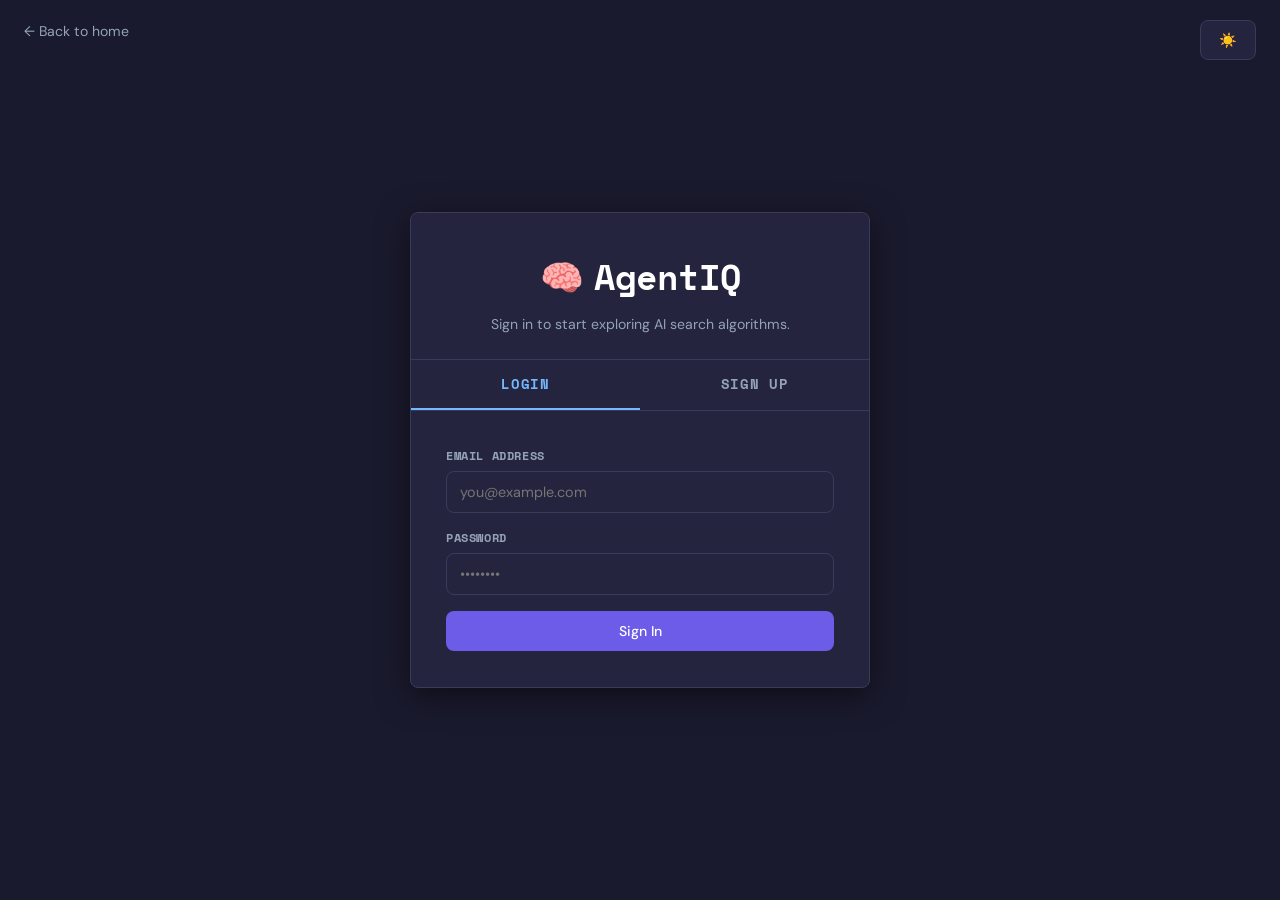
<file: AgentIQ/algo-select.html>
<!DOCTYPE html>
<html lang="en">
<head>
  <meta charset="UTF-8" />
  <meta name="viewport" content="width=device-width, initial-scale=1.0" />
  <title>AgentIQ — Select Algorithm</title>
  
  <!-- Fonts -->
  <link href="https://fonts.googleapis.com/css2?family=Space+Mono:wght@400;700&family=DM+Sans:wght@300;400;500;600&family=JetBrains+Mono:wght@400;500&display=swap" rel="stylesheet" />
  
  <!-- CSS -->
  <link rel="stylesheet" href="assets/css/main.css" />
  <link rel="stylesheet" href="assets/css/algo-select.css" />
  <link rel="stylesheet" href="assets/css/agent-modal.css" />

  <!-- Guard Route Protection -->
  <script type="module" src="assets/js/auth/guard.js"></script>
</head>
<body>

  <!-- NAVBAR -->
  <nav class="navbar">
    <a class="navbar-brand" href="dashboard.html">
      <span class="emoji">🧠</span> AgentIQ
    </a>
    
    <div class="navbar-links">
      <a href="dashboard.html" style="font-size: 0.88rem; margin-right: 12px; color: var(--text-secondary);">← Dashboard</a>
      
      <button id="btn-agent-open" class="nav-agent-btn" title="Open AgentIQ Assistant" style="display:flex; align-items:center; gap:6px; padding:8px 14px; background:rgba(108,92,231,0.15); border:1px solid rgba(108,92,231,0.3); border-radius:6px; color:var(--accent-light); font-size:0.85rem; cursor:pointer; transition:all var(--transition); margin-right:12px;">
        <span>🤖</span> Assistant
      </button>
      
      <div class="user-profile">
        <button class="profile-trigger" id="profile-trigger">
          <div class="profile-avatar" id="user-avatar">U</div>
          <span class="profile-name" id="user-name">User</span>
          <span style="font-size: 0.6rem; color: var(--text-muted);">▼</span>
        </button>
        <div class="dropdown-menu" id="profile-dropdown">
          <button class="dropdown-item" id="btn-settings">⚙️ Settings</button>
          <button class="dropdown-item" id="btn-logout">🚪 Log Out</button>
        </div>
      </div>
    </div>
  </nav>

  <!-- ALGORITHM SELECT PAGE CONTENT -->
  <main class="algo-page">
    
    <!-- Breadcrumb -->
    <div class="breadcrumb" style="background:none; border:none; padding:0 0 1.25rem;">
      <a href="dashboard.html">Dashboard</a>
      <span class="sep">/</span>
      <span class="current" id="bc-problem-name">Problem</span>
    </div>

    <!-- Problem Summary Header -->
    <header class="problem-header" id="problem-header">
      <div class="problem-header-icon" id="problem-icon">❓</div>
      <div class="problem-header-info">
        <h1 id="problem-title">Loading Problem...</h1>
        <p id="problem-desc"></p>
      </div>
    </header>

    <div class="section-header">
      <h2>Select Algorithm</h2>
      <div class="section-divider"></div>
    </div>
    
    <p class="text-sm text-secondary" style="margin-bottom: 1.5rem;">Select <b>1 algorithm</b> to simulate, or select <b>2 algorithms</b> to run a side-by-side comparison. Problems with one available algorithm can still open comparison mode.</p>

    <!-- Algorithms Grid -->
    <section class="algo-grid" id="algo-grid">
      <!-- Injected by JavaScript -->
    </section>

    <!-- Comparison details -->
    <section class="comparison-section">
      <h2>Algorithm Theoretical Comparison</h2>
      <div class="comparison-table-wrap">
        <table class="comparison-table">
          <thead>
            <tr>
              <th>Algorithm</th>
              <th>Type</th>
              <th>Time Complexity</th>
              <th>Space Complexity</th>
              <th>Optimal?</th>
              <th>Complete?</th>
            </tr>
          </thead>
          <tbody id="comparison-tbody">
            <!-- Loaded dynamically -->
          </tbody>
        </table>
      </div>
    </section>

  </main>

  <!-- BOTTOM ACTIONS BAR -->
  <div class="actions-bar">
    <button class="btn btn-secondary" id="btn-simulate" disabled>▶ Simulate</button>
    <button class="btn btn-primary" id="btn-compare" disabled>⚖ Compare</button>
  </div>

  <!-- SETTINGS MODAL -->
  <div class="settings-modal" id="settings-modal">
    <div class="modal-content">
      <div class="modal-header">
        <h3>App Settings</h3>
        <button class="modal-close" id="modal-close-btn">✕</button>
      </div>
      <div class="modal-body">
        <!-- Gemini API Key managed in config -->
        <div class="form-group">
          <label>Visual Theme</label>
          <button class="btn btn-secondary w-full" id="btn-theme-toggle" style="justify-content: space-between;">
            <span>Toggle Light / Dark Mode</span>
            <span id="theme-mode-label">Dark Mode</span>
          </button>
        </div>
      </div>
      <div class="modal-footer">
        <button class="btn btn-secondary" id="modal-cancel-btn">Cancel</button>
        <button class="btn btn-primary" id="modal-save-btn">Save Settings</button>
      </div>
    </div>
  </div>

  <!-- Script Logic -->
  <script type="module">
    import { Auth } from './assets/js/auth/auth.js';
    import { PROBLEMS_METADATA } from './assets/js/problems/problems_all.js';
    import { AgentModal } from './assets/js/assistant/agent-modal.js';

    // 1. Populate user session details
    const session = Auth.getCurrentSession();
    if (session) {
      document.getElementById('user-name').textContent = session.name;
      document.getElementById('user-avatar').textContent = session.name.charAt(0);
    }

    // 2. Settings & Theme
    const currentTheme = localStorage.getItem('agentiq_theme') || 'dark';
    document.documentElement.setAttribute('data-theme', currentTheme);
    document.getElementById('theme-mode-label').textContent = currentTheme === 'dark' ? '🌙 Dark Mode' : '☀️ Light Mode';

    // 3. User drop down
    const profileTrigger = document.getElementById('profile-trigger');
    const profileDropdown = document.getElementById('profile-dropdown');
    
    profileTrigger.addEventListener('click', (e) => {
      e.stopPropagation();
      profileDropdown.classList.toggle('show');
    });

    document.addEventListener('click', () => {
      profileDropdown.classList.remove('show');
    });

    document.getElementById('btn-logout').addEventListener('click', () => {
      Auth.logout();
    });

    // 4. Modal Control
    const settingsModal = document.getElementById('settings-modal');
    document.getElementById('btn-settings').addEventListener('click', () => {
      settingsModal.classList.add('show');
    });
    
    const closeModal = () => settingsModal.classList.remove('show');
    document.getElementById('modal-close-btn').addEventListener('click', closeModal);
    document.getElementById('modal-cancel-btn').addEventListener('click', closeModal);

    // Save Settings
    document.getElementById('modal-save-btn').addEventListener('click', () => {
      closeModal();
    });

    // Theme Toggle inside Modal
    document.getElementById('btn-theme-toggle').addEventListener('click', () => {
      const activeTheme = document.documentElement.getAttribute('data-theme') || 'dark';
      const newTheme = activeTheme === 'dark' ? 'light' : 'dark';
      document.documentElement.setAttribute('data-theme', newTheme);
      localStorage.setItem('agentiq_theme', newTheme);
      document.getElementById('theme-mode-label').textContent = newTheme === 'dark' ? '🌙 Dark Mode' : '☀️ Light Mode';
    });

    // 5. Load selected problem from URL query params
    const params = new URLSearchParams(window.location.search);
    const problemId = params.get('problem');
    const problem = PROBLEMS_METADATA[problemId];

    if (!problem) {
      document.getElementById('problem-title').textContent = 'Problem Not Found';
      document.getElementById('problem-desc').textContent = 'Redirecting you back to the dashboard...';
      setTimeout(() => { window.location.href = 'dashboard.html'; }, 2000);
    } else {
      document.getElementById('bc-problem-name').textContent = problem.name;
      document.getElementById('problem-icon').textContent = problem.icon;
      document.getElementById('problem-title').textContent = problem.name;
      document.getElementById('problem-desc').textContent = problem.description;
    }

    // 6. Algorithm Selection Data & Render
    const ALGO_DETAILS = {
      BFS: {
        name: 'BFS',
        fullName: 'Breadth-First Search',
        type: 'uninformed',
        time: 'O(bᵈ)',
        space: 'O(bᵈ)',
        optimal: 'Yes (uniform costs)',
        complete: 'Yes',
        desc: 'Explores level by level using a FIFO queue. Guarantees the shallowest goal path.'
      },
      DFS: {
        name: 'DFS',
        fullName: 'Depth-First Search',
        type: 'uninformed',
        time: 'O(bᵐ)',
        space: 'O(bm)',
        optimal: 'No',
        complete: 'No',
        desc: 'Explores down a single branch before backtracking using a LIFO stack.'
      },
      UCS: {
        name: 'UCS',
        fullName: 'Uniform Cost Search',
        type: 'uninformed',
        time: 'O(b^(1+⌊C*/ε⌋))',
        space: 'O(b^(1+⌊C*/ε⌋))',
        optimal: 'Yes',
        complete: 'Yes',
        desc: 'Expands the lowest cumulative path cost g(n) node first. Generalization of BFS.'
      },
      Greedy: {
        name: 'Greedy',
        fullName: 'Greedy Best-First Search',
        type: 'informed',
        time: 'O(bᵐ)',
        space: 'O(bᵐ)',
        optimal: 'No',
        complete: 'No',
        desc: 'Explores node closest to goal based strictly on heuristic h(n), ignoring path cost.'
      },
      AStar: {
        name: 'A*',
        fullName: 'A* Search',
        type: 'informed',
        time: 'O(bᵈ)',
        space: 'O(bᵈ)',
        optimal: 'Yes (admissible h)',
        complete: 'Yes',
        desc: 'Combines actual cost g(n) and heuristic h(n) to prioritize nodes by f(n) = g + h.'
      },
      HillClimbing: {
        name: 'Hill Climbing',
        fullName: 'Hill Climbing Search',
        type: 'local',
        time: 'O(∞)',
        space: 'O(1)',
        optimal: 'No',
        complete: 'No',
        desc: 'Iteratively moves to the neighbor with the best evaluation. Keeps no frontier.'
      }
    };

    let selectedAlgos = [];

    function initAlgorithmList() {
      const grid = document.getElementById('algo-grid');
      const tableBody = document.getElementById('comparison-tbody');
      
      grid.innerHTML = '';
      tableBody.innerHTML = '';

      problem.compatible.forEach(algoId => {
        const details = ALGO_DETAILS[algoId];
        if (!details) return;

        // Render Card
        const card = document.createElement('div');
        card.className = `algo-card ${details.type}`;
        card.dataset.id = algoId;
        
        card.innerHTML = `
          <div class="algo-card-top">
            <div>
              <div class="algo-name">${details.name}</div>
              <div class="algo-fullname">${details.fullName}</div>
            </div>
            <span class="algo-badge badge-${details.type}-card">${details.type}</span>
          </div>
          <p class="algo-desc">${details.desc}</p>
          <div class="algo-card-footer">
            <div class="algo-complexity">
              Time: ${details.time}<br>Space: ${details.space}
            </div>
            <span class="algo-launch">Select</span>
          </div>
        `;

        // Card Selection Event
        card.addEventListener('click', () => {
          toggleSelect(card, algoId);
        });

        grid.appendChild(card);

        // Render Table Row
        const row = document.createElement('tr');
        row.innerHTML = `
          <td class="algo-col">${details.fullName}</td>
          <td><span class="badge badge-${details.type}">${details.type}</span></td>
          <td>${details.time}</td>
          <td>${details.space}</td>
          <td class="${details.optimal.startsWith('Yes') ? 'check' : 'cross'}">${details.optimal}</td>
          <td class="${details.complete.startsWith('Yes') ? 'check' : 'cross'}">${details.complete}</td>
        `;
        tableBody.appendChild(row);
      });
    }

    function toggleSelect(card, algoId) {
      if (card.classList.contains('selected')) {
        card.classList.remove('selected');
        selectedAlgos = selectedAlgos.filter(id => id !== algoId);
      } else {
        if (selectedAlgos.length >= 2) {
          // If already 2 selected, unselect first selected card
          const firstId = selectedAlgos.shift();
          const firstCard = document.querySelector(`.algo-card[data-id="${firstId}"]`);
          if (firstCard) firstCard.classList.remove('selected');
        }
        card.classList.add('selected');
        selectedAlgos.push(algoId);
      }
      updateButtons();
    }

    const btnSimulate = document.getElementById('btn-simulate');
    const btnCompare = document.getElementById('btn-compare');

    function updateButtons() {
      if (selectedAlgos.length === 1) {
        btnSimulate.disabled = false;
        btnCompare.disabled = problem.compatible.length > 1;
      } else if (selectedAlgos.length === 2) {
        btnSimulate.disabled = true;
        btnCompare.disabled = false;
      } else {
        btnSimulate.disabled = true;
        btnCompare.disabled = true;
      }
    }

    // Button Redirection Links
    btnSimulate.addEventListener('click', () => {
      if (selectedAlgos.length === 1) {
        // Save to last session
        localStorage.setItem('agentiq_last_session', JSON.stringify({ problemId, algoId: selectedAlgos[0] }));
        window.location.href = `simulation.html?problem=${problemId}&algo=${selectedAlgos[0]}`;
      }
    });

    btnCompare.addEventListener('click', () => {
      if (selectedAlgos.length === 2 || (selectedAlgos.length === 1 && problem.compatible.length === 1)) {
        const leftAlgo = selectedAlgos[0];
        const rightAlgo = selectedAlgos[1] || selectedAlgos[0];
        window.location.href = `comparison.html?problem=${problemId}&algo1=${leftAlgo}&algo2=${rightAlgo}`;
      }
    });

    if (problem) {
      initAlgorithmList();
    }

    // Initialize Agent Modal
    AgentModal.init();

  </script>

  <!-- AGENT CHATBOT MODAL -->
  <div class="agent-modal-overlay" id="agent-modal-overlay">
    <div class="agent-modal">
      <div class="agent-modal-header">
        <div style="display:flex; align-items:center; gap:8px;">
          <span>🤖</span>
          <span>AgentIQ Assistant</span>
          <div style="display:flex;align-items:center;gap:6px;margin-left:12px;font-size:0.7rem;font-weight:normal;">
            <span id="agent-modal-mode-dot" style="display:inline-block;width:8px;height:8px;border-radius:50%;background:var(--accent-green);"></span>
            <span id="agent-modal-mode-label" style="color:var(--accent-light);">Knowledge Base</span>
          </div>
        </div>
        <div style="display:flex; align-items:center; gap:8px;">
          <button class="agent-modal-action-btn" id="btn-clear-chat" type="button" title="Clear chat history">Clear</button>
          <button class="agent-modal-close" id="agent-modal-close">✕</button>
        </div>
      </div>
      <div class="agent-modal-body">
        <div class="agent-chat-container">
          <div class="agent-chat-messages" id="agent-chat-messages">
            <div class="agent-chat-welcome">
              <span>🤖</span>
              <p>Hello! I'm <b>AgentIQ Assistant</b> 👋<br>Ask me anything about AI search, algorithms, heuristics, or the PEAS framework!</p>
            </div>
          </div>
          <div class="agent-chat-input-area">
            <div style="font-size:0.55rem;color:var(--text-muted);text-transform:uppercase;letter-spacing:.05em;margin-bottom:5px;font-weight:600;">Suggested</div>
            <div id="agent-suggestions-list" style="display:flex;flex-wrap:wrap;gap:2px;margin-bottom:6px;"></div>
            <div class="agent-chat-input-row">
              <textarea class="agent-chat-input" id="agent-chat-input" placeholder="Ask anything…" rows="2"></textarea>
              <button class="agent-chat-send" id="agent-chat-send">➤</button>
            </div>
          </div>
        </div>
      </div>
    </div>
  </div>

</body>
</html>
</file>
<file: AgentIQ/assets/css/main.css>
/* ============================================================
   main.css — Global Styles & Design System
   ============================================================ */

/* ---------- CSS Variables (Precision Dark/Light Themes) ---------- */
:root {
  --bg-primary: #1a1a2e;
  --bg-secondary: #24243e;
  --bg-card: #24243e;
  --bg-elevated: #2d2d4a;
  --border: #3a3a5c;
  --border-bright: #4a4a6a;
  --text-primary: #ffffff;
  --text-secondary: #94a3b8;
  --text-muted: #64748b;

  /* Primary accent — vibrant purple (screenshot theme) */
  --accent: #6c5ce7;
  --accent-light: #a29bfe;
  --accent-blue: #74b9ff;
  --accent-green: #55efc4;
  --accent-orange: #fdcb6e;
  --accent-red: #ff7675;
  --accent-purple: #6c5ce7;
  --accent-yellow: #fdcb6e;

  /* Semantic aliases used across page CSS */
  --blue: #0984e3;
  --green: #55efc4;
  --amber: #fdcb6e;
  --red: #ff7675;
  --teal: #55efc4;

  /* Grid search visualization */
  --grid-current: #fdcb6e;
  --grid-path: #0984e3;
  --grid-explored: #55efc4;
  --grid-frontier: #74b9ff;
  --grid-wall: #2d3436;
  --grid-empty: #1e1e32;

  --font-display: 'Space Mono', monospace;
  --font-body: 'DM Sans', sans-serif;
  --font-code: 'JetBrains Mono', monospace;
  --font-main: 'DM Sans', sans-serif;
  --font-mono: 'JetBrains Mono', monospace;

  --radius: 8px;
  --radius-sm: 6px;
  --transition: 0.18s ease;
}

[data-theme="light"] {
  --bg-primary: #f8fafc;
  --bg-secondary: #f1f5f9;
  --bg-card: #ffffff;
  --bg-elevated: #e2e8f0;
  --border: #cbd5e1;
  --border-bright: #94a3b8;
  --text-primary: #0f172a;
  --text-secondary: #475569;
  --text-muted: #94a3b8;
  
  --accent-blue: #2563eb;
  --accent-green: #16a34a;
  --accent-orange: #ea580c;
  --accent-red: #dc2626;
  --accent-purple: #7c3aed;
  --accent-yellow: #ca8a04;
}

/* ---------- Global Reset ---------- */
*, *::before, *::after {
  box-sizing: border-box;
  margin: 0;
  padding: 0;
}

html {
  scroll-behavior: smooth;
  font-size: 16px;
  height: 100%;
}

body {
  background-color: var(--bg-primary);
  color: var(--text-primary);
  font-family: var(--font-body);
  min-height: 100%;
  line-height: 1.6;
  overflow-x: hidden;
  transition: background-color var(--transition), color var(--transition);
}

/* ---------- Scrollbars ---------- */
::-webkit-scrollbar {
  width: 6px;
  height: 6px;
}
::-webkit-scrollbar-track {
  background: var(--bg-secondary);
}
::-webkit-scrollbar-thumb {
  background: var(--border-bright);
  border-radius: 3px;
}
::-webkit-scrollbar-thumb:hover {
  background: var(--accent);
}

/* ---------- Typography ---------- */
h1, h2, h3, h4, h5, h6 {
  font-family: var(--font-display);
  font-weight: 700;
  letter-spacing: -0.02em;
  color: var(--text-primary);
}

p {
  color: var(--text-secondary);
}

a {
  color: var(--accent);
  text-decoration: none;
  transition: color var(--transition);
}
a:hover {
  color: var(--text-primary);
}

/* ---------- Buttons ---------- */
.btn {
  display: inline-flex;
  align-items: center;
  justify-content: center;
  gap: 8px;
  padding: 10px 18px;
  border-radius: var(--radius);
  font-size: 0.88rem;
  font-weight: 500;
  font-family: var(--font-body);
  cursor: pointer;
  border: 1px solid transparent;
  background: transparent;
  color: var(--text-primary);
  transition: all var(--transition);
  outline: none;
  user-select: none;
}

.btn-primary {
  background: var(--accent);
  color: #ffffff;
}
.btn-primary:hover {
  background: var(--accent-light);
  transform: translateY(-1px);
}
.btn-primary:active {
  transform: translateY(0);
}

.btn-secondary {
  background: var(--bg-card);
  border-color: var(--border);
  color: var(--text-primary);
}
.btn-secondary:hover {
  background: var(--bg-elevated);
  border-color: var(--border-bright);
}

.btn-danger {
  background: rgba(247, 79, 79, 0.1);
  border-color: rgba(247, 79, 79, 0.3);
  color: var(--accent-red);
}
.btn-danger:hover {
  background: var(--accent-red);
  color: #ffffff;
  border-color: var(--accent-red);
}

.btn:disabled {
  opacity: 0.4;
  cursor: not-allowed;
  transform: none !important;
}

/* ---------- Navbar ---------- */
.navbar {
  display: flex;
  align-items: center;
  justify-content: space-between;
  padding: 0 2rem;
  height: 60px;
  background-color: var(--bg-secondary);
  border-bottom: 1px solid var(--border);
  position: sticky;
  top: 0;
  z-index: 100;
  backdrop-filter: blur(8px);
}

.navbar-brand {
  display: flex;
  align-items: center;
  gap: 8px;
  font-family: var(--font-display);
  font-weight: 700;
  font-size: 1.2rem;
  color: var(--text-primary);
  text-decoration: none;
}

.navbar-brand span.emoji {
  font-size: 1.3rem;
}

.navbar-links {
  display: flex;
  align-items: center;
  gap: 1.5rem;
}

/* User Account Profile & Dropdown */
.user-profile {
  position: relative;
  display: inline-block;
}

.profile-trigger {
  display: flex;
  align-items: center;
  gap: 8px;
  background: none;
  border: none;
  cursor: pointer;
  outline: none;
  padding: 4px;
}

.profile-avatar {
  width: 32px;
  height: 32px;
  border-radius: 50%;
  background: var(--bg-elevated);
  border: 1px solid var(--border-bright);
  color: var(--accent);
  font-family: var(--font-display);
  font-weight: 700;
  display: flex;
  align-items: center;
  justify-content: center;
  font-size: 0.85rem;
  text-transform: uppercase;
}

.profile-name {
  font-size: 0.88rem;
  color: var(--text-primary);
  font-weight: 500;
}

.dropdown-menu {
  position: absolute;
  top: calc(100% + 8px);
  right: 0;
  background: var(--bg-card);
  border: 1px solid var(--border);
  border-radius: var(--radius);
  width: 180px;
  display: none;
  flex-direction: column;
  box-shadow: 0 4px 12px rgba(0, 0, 0, 0.4);
  z-index: 150;
  animation: dropdownIn 0.15s ease;
}

@keyframes dropdownIn {
  from { opacity: 0; transform: translateY(4px); }
  to { opacity: 1; transform: translateY(0); }
}

.dropdown-menu.show {
  display: flex;
}

.dropdown-item {
  padding: 10px 14px;
  font-size: 0.88rem;
  color: var(--text-secondary);
  border: none;
  background: none;
  text-align: left;
  cursor: pointer;
  font-family: var(--font-body);
  transition: background var(--transition), color var(--transition);
}
.dropdown-item:first-child {
  border-top-left-radius: var(--radius);
  border-top-right-radius: var(--radius);
}
.dropdown-item:last-child {
  border-bottom-left-radius: var(--radius);
  border-bottom-right-radius: var(--radius);
  border-top: 1px solid var(--border);
  color: var(--accent-red);
}
.dropdown-item:hover {
  background: var(--bg-elevated);
  color: var(--text-primary);
}

/* ---------- Badges ---------- */
.badge {
  display: inline-flex;
  align-items: center;
  padding: 3px 8px;
  border-radius: 20px;
  font-size: 0.7rem;
  font-weight: 600;
  letter-spacing: 0.03em;
  text-transform: uppercase;
  font-family: var(--font-display);
}
.badge-uninformed { background: rgba(79, 142, 247, 0.15); color: var(--accent-blue); }
.badge-informed   { background: rgba(62, 207, 142, 0.15); color: var(--accent-green); }
.badge-local      { background: rgba(247, 147, 79, 0.15); color: var(--accent-orange); }

/* ---------- Modal Settings Dialog ---------- */
.settings-modal {
  position: fixed;
  inset: 0;
  background: rgba(0, 0, 0, 0.7);
  display: none;
  align-items: center;
  justify-content: center;
  z-index: 500;
  padding: 1rem;
}
.settings-modal.show {
  display: flex;
}
.modal-content {
  background: var(--bg-card);
  border: 1px solid var(--border);
  border-radius: var(--radius);
  width: 100%;
  max-width: 440px;
  overflow: hidden;
  box-shadow: 0 12px 32px rgba(0, 0, 0, 0.6);
  animation: modalIn 0.22s cubic-bezier(0.4, 0, 0.2, 1);
}
@keyframes modalIn {
  from { opacity: 0; transform: scale(0.95); }
  to { opacity: 1; transform: scale(1); }
}
.modal-header {
  display: flex;
  align-items: center;
  justify-content: space-between;
  padding: 14px 18px;
  border-bottom: 1px solid var(--border);
}
.modal-close {
  background: none;
  border: none;
  color: var(--text-secondary);
  font-size: 1.1rem;
  cursor: pointer;
  transition: color var(--transition);
}
.modal-close:hover {
  color: var(--text-primary);
}
.modal-body {
  padding: 18px;
}
.form-group {
  margin-bottom: 14px;
}
.form-group label {
  display: block;
  font-size: 0.78rem;
  text-transform: uppercase;
  letter-spacing: 0.05em;
  font-family: var(--font-display);
  color: var(--text-secondary);
  margin-bottom: 6px;
}
.form-control {
  width: 100%;
  background: var(--bg-secondary);
  border: 1px solid var(--border);
  border-radius: var(--radius);
  padding: 10px 12px;
  color: var(--text-primary);
  font-family: var(--font-body);
  font-size: 0.88rem;
  outline: none;
  transition: border-color var(--transition);
}
.form-control:focus {
  border-color: var(--accent-blue);
}
.form-control::placeholder {
  color: var(--text-muted);
}
.modal-footer {
  display: flex;
  justify-content: flex-end;
  gap: 10px;
  padding: 14px 18px;
  border-top: 1px solid var(--border);
  background: var(--bg-secondary);
}

/* ---------- Utility Classes ---------- */
.hidden { display: none !important; }
.flex { display: flex; }
.flex-between { display: flex; align-items: center; justify-content: space-between; }
.text-sm { font-size: 0.82rem; }
.text-muted { color: var(--text-muted); }
</file>
<file: AgentIQ/assets/css/algo-select.css>
/* ============================================================
   algo-select.css — Algorithm Selection Page Styles
   ============================================================ */

.algo-page {
  max-width: 960px;
  margin: 0 auto;
  padding: 2rem 2rem 6rem; /* bottom padding for sticky bar */
}

/* ---------- Problem Header ---------- */
.problem-header {
  display: flex;
  align-items: center;
  gap: 1.25rem;
  background: var(--bg-card);
  border: 1px solid var(--border);
  border-radius: var(--radius);
  padding: 1.5rem 1.75rem;
  margin-bottom: 2rem;
  position: relative;
  overflow: hidden;
}

.problem-header-icon {
  font-size: 2.8rem;
  line-height: 1;
  flex-shrink: 0;
}

.problem-header-info h1 {
  font-size: 1.45rem;
  color: var(--text-primary);
  margin-bottom: 0.3rem;
}

.problem-header-info p {
  font-size: 0.88rem;
  color: var(--text-secondary);
  margin: 0;
}

/* ---------- Algo Cards Grid ---------- */
.algo-grid {
  display: grid;
  grid-template-columns: repeat(auto-fill, minmax(260px, 1fr));
  gap: 1.2rem;
  margin-bottom: 2rem;
}

.algo-card {
  background: var(--bg-card);
  border: 1px solid var(--border);
  border-radius: var(--radius);
  padding: 1.4rem;
  cursor: pointer;
  transition: transform var(--transition), border-color var(--transition), background-color var(--transition);
  position: relative;
  overflow: hidden;
  user-select: none;
}

.algo-card:hover {
  transform: translateY(-2px);
  border-color: var(--border-bright);
}

/* Selection State (No glow, flat solid borders) */
.algo-card.selected {
  border: 2px solid var(--accent-blue) !important;
  background: var(--bg-elevated) !important;
}

.algo-card.selected::before {
  content: '✓';
  position: absolute;
  top: 8px;
  right: 12px;
  color: var(--accent-blue);
  font-size: 1.1rem;
  font-weight: 700;
}

/* Color accents per type on border left */
.algo-card.uninformed { border-left: 4px solid var(--accent-blue); }
.algo-card.informed   { border-left: 4px solid var(--accent-green); }
.algo-card.local      { border-left: 4px solid var(--accent-orange); }

.algo-card-top {
  display: flex;
  align-items: flex-start;
  justify-content: space-between;
  margin-bottom: 0.75rem;
  padding-right: 12px; /* space for checkmark */
}

.algo-name {
  font-size: 1.05rem;
  font-weight: 700;
  color: var(--text-primary);
  font-family: var(--font-display);
}

.algo-fullname {
  font-size: 0.75rem;
  color: var(--text-muted);
}

.algo-badge {
  font-size: 0.68rem;
  font-weight: 700;
  padding: 3px 9px;
  border-radius: 4px;
  text-transform: uppercase;
  letter-spacing: 0.04em;
  flex-shrink: 0;
}

.badge-uninformed-card { background: rgba(79, 142, 247, 0.12); color: var(--accent-blue); }
.badge-informed-card   { background: rgba(62, 207, 142, 0.12); color: var(--accent-green); }
.badge-local-card      { background: rgba(247, 147, 79, 0.12); color: var(--accent-orange); }

.algo-desc {
  font-size: 0.82rem;
  color: var(--text-secondary);
  line-height: 1.6;
  margin-bottom: 1.2rem;
}

.algo-card-footer {
  display: flex;
  align-items: center;
  justify-content: space-between;
  border-top: 1px solid var(--border);
  padding-top: 10px;
}

.algo-complexity {
  font-size: 0.75rem;
  color: var(--text-muted);
  font-family: var(--font-code);
  line-height: 1.4;
}

/* ---------- Sticky Actions Bar ---------- */
.actions-bar {
  position: fixed;
  bottom: 0; left: 0; right: 0;
  height: 72px;
  background: var(--bg-secondary);
  border-top: 1px solid var(--border);
  display: flex;
  align-items: center;
  justify-content: center;
  gap: 16px;
  z-index: 200;
  backdrop-filter: blur(8px);
}

.actions-bar .btn {
  min-width: 140px;
  height: 42px;
}

/* ---------- Comparison Section ---------- */
.comparison-section {
  margin-top: 3rem;
  background: var(--bg-card);
  border: 1px solid var(--border);
  border-radius: var(--radius);
  padding: 20px;
}

.comparison-section h2 {
  font-size: 1.15rem;
  margin-bottom: 12px;
}

.comparison-table-wrap {
  overflow-x: auto;
  border: 1px solid var(--border);
  border-radius: var(--radius);
}

.comparison-table {
  width: 100%;
  border-collapse: collapse;
  font-size: 0.82rem;
}

.comparison-table th {
  background: var(--bg-secondary);
  color: var(--text-secondary);
  font-weight: 600;
  text-align: left;
  padding: 10px 14px;
  border-bottom: 1px solid var(--border);
}

.comparison-table td {
  padding: 10px 14px;
  border-bottom: 1px solid var(--border);
  color: var(--text-secondary);
}

.comparison-table tr:last-child td { border-bottom: none; }

.check  { color: var(--accent-green); font-weight: 600; }
.cross  { color: var(--accent-red); }
.dash   { color: var(--text-muted); }
</file>
<file: AgentIQ/assets/css/agent-modal.css>
/* ============================================================
   agent-modal.css — Agent Chatbot Modal Styles (for non-simulation pages)
   ============================================================ */

/* Modal Overlay */
.agent-modal-overlay {
  display: none;
  position: fixed;
  inset: 0;
  background: rgba(0, 0, 0, 0.6);
  z-index: 9999;
  animation: fadeIn 0.2s ease;
  backdrop-filter: blur(4px);
}

.agent-modal-overlay.show {
  display: flex;
  align-items: flex-end;
  justify-content: flex-end;
  padding: 20px;
}

@keyframes fadeIn {
  from { opacity: 0; }
  to { opacity: 1; }
}

/* Modal */
.agent-modal {
  background: var(--bg-card);
  border: 1px solid var(--border);
  border-radius: 12px;
  width: 100%;
  max-width: 420px;
  height: 70vh;
  max-height: 600px;
  display: flex;
  flex-direction: column;
  box-shadow: 0 20px 60px rgba(0, 0, 0, 0.3);
  animation: slideUp 0.3s ease;
}

@keyframes slideUp {
  from {
    opacity: 0;
    transform: translateY(40px);
  }
  to {
    opacity: 1;
    transform: translateY(0);
  }
}

/* Modal Header */
.agent-modal-header {
  display: flex;
  align-items: center;
  justify-content: space-between;
  padding: 16px;
  border-bottom: 1px solid var(--border);
  background: var(--bg-secondary);
  border-radius: 12px 12px 0 0;
  flex-shrink: 0;
  font-size: 0.95rem;
  font-weight: 600;
  color: var(--text-primary);
}

.agent-modal-close {
  background: none;
  border: none;
  color: var(--text-secondary);
  font-size: 1.3rem;
  cursor: pointer;
  padding: 0;
  transition: color var(--transition);
  line-height: 1;
}

.agent-modal-close:hover {
  color: var(--text-primary);
}

.agent-modal-action-btn {
  background: none;
  border: none;
  color: var(--text-secondary);
  font-size: 0.75rem;
  cursor: pointer;
  padding: 4px 8px;
  border-radius: 4px;
  transition: all var(--transition);
  font-weight: 500;
  font-family: var(--font-body);
}

.agent-modal-action-btn:hover {
  color: var(--accent-red);
  background: rgba(255, 107, 117, 0.1);
}

/* Modal Body */
.agent-modal-body {
  flex: 1;
  display: flex;
  flex-direction: column;
  overflow: hidden;
  padding: 12px;
}

.agent-chat-container {
  display: flex;
  flex-direction: column;
  height: 100%;
  gap: 10px;
}

/* Chat Messages */
.agent-chat-messages {
  flex: 1;
  overflow-y: auto;
  display: flex;
  flex-direction: column;
  gap: 10px;
  padding-right: 4px;
}

.agent-chat-welcome {
  display: flex;
  flex-direction: column;
  align-items: center;
  justify-content: center;
  gap: 12px;
  padding: 20px;
  text-align: center;
  color: var(--text-secondary);
  font-size: 0.9rem;
}

.agent-chat-welcome span {
  font-size: 2rem;
}

.agent-chat-message {
  display: flex;
  gap: 9px;
  align-items: flex-start;
  animation: msgIn 0.2s ease;
}

@keyframes msgIn {
  from { opacity: 0; transform: translateY(6px); }
  to { opacity: 1; transform: translateY(0); }
}

.agent-chat-message .msg-avatar {
  width: 28px;
  height: 28px;
  border-radius: 50%;
  display: flex;
  align-items: center;
  justify-content: center;
  font-size: 0.8rem;
  flex-shrink: 0;
  margin-top: 2px;
}

.agent-chat-message.user .msg-avatar {
  background: rgba(108, 99, 255, 0.2);
  color: var(--accent-light);
}

.agent-chat-message.agent .msg-avatar {
  background: rgba(85, 239, 196, 0.15);
  color: var(--accent-green);
}

.agent-chat-message .msg-bubble {
  flex: 1;
  padding: 10px 14px;
  border-radius: 10px;
  font-size: 0.85rem;
  line-height: 1.5;
  word-wrap: break-word;
  overflow-wrap: break-word;
}

.agent-chat-message.user .msg-bubble {
  background: rgba(108, 99, 255, 0.15);
  color: var(--text-primary);
  border: 1px solid rgba(108, 99, 255, 0.25);
}

.agent-chat-message.agent .msg-bubble {
  background: rgba(85, 239, 196, 0.12);
  color: var(--text-primary);
  border: 1px solid rgba(85, 239, 196, 0.25);
}

/* Chat Input Area */
.agent-chat-input-area {
  flex-shrink: 0;
  display: flex;
  flex-direction: column;
  gap: 8px;
}

.agent-chat-input-row {
  display: flex;
  gap: 6px;
  align-items: flex-end;
}

.agent-chat-input {
  flex: 1;
  padding: 9px 12px;
  background: var(--bg-secondary);
  border: 1px solid var(--border);
  border-radius: 8px;
  color: var(--text-primary);
  font-family: var(--font-main);
  font-size: 0.85rem;
  resize: none;
  outline: none;
  transition: border-color var(--transition);
  line-height: 1.4;
}

.agent-chat-input:focus {
  border-color: var(--accent);
}

.agent-chat-send {
  width: 36px;
  height: 36px;
  display: flex;
  align-items: center;
  justify-content: center;
  padding: 0;
  background: var(--accent);
  border: none;
  border-radius: 8px;
  color: #ffffff;
  font-size: 1rem;
  cursor: pointer;
  flex-shrink: 0;
  transition: all var(--transition);
}

.agent-chat-send:hover {
  background: var(--accent-light);
  transform: translateY(-2px);
}

.agent-chat-send:active {
  transform: translateY(0);
}

.agent-chat-send:disabled {
  opacity: 0.5;
  cursor: not-allowed;
  transform: none !important;
}

/* Suggestions */
#agent-suggestions-list {
  display: flex;
  flex-wrap: wrap;
  gap: 2px;
}

.agent-suggestion-chip {
  padding: 4px 8px;
  background: var(--bg-secondary);
  border: 1px solid var(--border);
  border-radius: 4px;
  font-size: 0.65rem;
  color: var(--text-secondary);
  cursor: pointer;
  transition: all var(--transition);
  white-space: nowrap;
  overflow: hidden;
  text-overflow: ellipsis;
  max-width: 100px;
  line-height: 1.2;
}

.agent-suggestion-chip:hover {
  border-color: var(--accent);
  color: var(--text-primary);
  background: rgba(108, 99, 255, 0.1);
}

/* Typing Indicator */
.agent-typing-indicator {
  display: flex;
  gap: 4px;
  align-items: center;
}

.agent-typing-dot {
  width: 6px;
  height: 6px;
  border-radius: 50%;
  background: var(--text-muted);
  animation: typing 1.4s infinite;
}

.agent-typing-dot:nth-child(2) {
  animation-delay: 0.2s;
}

.agent-typing-dot:nth-child(3) {
  animation-delay: 0.4s;
}

@keyframes typing {
  0%, 60%, 100% { opacity: 0.3; }
  30% { opacity: 1; }
}

/* Responsive */
@media (max-width: 640px) {
  .agent-modal {
    max-width: 100%;
    max-height: 80vh;
    border-radius: 12px 12px 0 0;
  }
  
  .agent-modal-overlay.show {
    padding: 10px;
  }
  
  .agent-suggestion-chip {
    max-width: 100px;
    font-size: 0.7rem;
  }
}
</file>
<file: AgentIQ/assets/css/comparison.css>
/* ============================================================
   comparison.css — Side-by-Side Comparison Layout Styles
   ============================================================ */

.comp-page {
  display: flex;
  flex-direction: column;
  height: calc(100vh - 60px);
  height: calc(100dvh - 60px);
  overflow: hidden;
  background: var(--bg-primary);
}

/* Breadcrumb */
.comp-breadcrumb {
  flex-shrink: 0;
  display: flex;
  align-items: center;
  gap: 8px;
  padding: 8px 1.5rem;
  font-size: 0.78rem;
  color: var(--text-muted);
  background: var(--bg-secondary);
  border-bottom: 1px solid var(--border);
}

.comp-breadcrumb a { color: var(--text-muted); transition: color var(--transition); }
.comp-breadcrumb a:hover { color: var(--accent-light); }
.comp-breadcrumb .sep { color: var(--text-muted); }
.comp-breadcrumb .current { color: var(--accent-light); font-weight: 500; }

/* Main Split Grid */
.comp-layout {
  display: grid;
  grid-template-columns: minmax(0, 1fr) minmax(0, 1fr);
  flex: 1;
  min-height: 0;
  overflow: hidden;
  gap: 0;
  padding: 0;
  background: var(--bg-primary);
}

/* Dual Columns */
.comp-col {
  display: grid;
  grid-template-rows: auto minmax(0, 1fr) auto;
  background: var(--bg-secondary);
  border: 0;
  border-right: 1px solid var(--border);
  border-radius: 0;
  overflow: hidden;
  position: relative;
  transition: border-color var(--transition), box-shadow var(--transition);
  min-width: 0;
  min-height: 0;
}

.comp-col:last-child {
  border-right: 0;
}

/* Winner Styles */
.comp-col.winner {
  box-shadow: inset 0 0 0 2px rgba(85,239,196,0.55);
}

.winner-banner {
  display: none;
  background: var(--green);
  color: #0d0f14;
  font-family: var(--font-display);
  font-weight: 700;
  font-size: 0.8rem;
  text-align: center;
  padding: 5px;
  text-transform: uppercase;
  letter-spacing: 0.08em;
}

.comp-col.winner .winner-banner {
  display: block;
}

/* Column Header */
.comp-col-header {
  display: flex;
  align-items: center;
  justify-content: space-between;
  padding: 10px 16px;
  background: var(--bg-secondary);
  border-bottom: 1px solid var(--border);
  min-width: 0;
}

.comp-col-header h3 {
  font-size: 0.9rem;
  font-weight: 600;
  color: var(--text-primary);
}

.comp-algo-badge {
  font-size: 0.7rem;
  font-weight: 600;
  padding: 2px 8px;
  border-radius: 4px;
  background: rgba(108,99,255,0.12);
  color: var(--accent-light);
}

/* Board Wrapper */
.comp-board-wrap {
  display: flex;
  align-items: center;
  justify-content: center;
  padding: 1rem 1.25rem;
  background: var(--bg-primary);
  border-bottom: 1px solid var(--border);
  position: relative;
  min-height: 0;
  overflow: hidden;
}

.comp-board {
  height: 100%;
  width: auto;
  max-width: 100%;
  max-height: 100%;
  aspect-ratio: 1 / 1;
  background: var(--bg-secondary);
  border: 1px solid var(--border);
  border-radius: var(--radius);
  overflow: hidden;
  position: relative;
  display: flex;
  align-items: center;
  justify-content: center;
}

.comp-board canvas {
  width: 100%;
  height: 100%;
  display: block;
}

.comp-board .dom-board {
  width: 100%;
  height: 100%;
  display: flex;
  align-items: center;
  justify-content: center;
  padding: 10px;
}

/* Column Body / Stats & Pseudocode Scroll */
.comp-col-body {
  min-height: 0;
  overflow: hidden;
  padding: 12px 14px 14px;
  display: flex;
  flex-direction: column;
  background: var(--bg-secondary);
}

/* Mini stats row */
.comp-stats-grid {
  display: grid;
  grid-template-columns: repeat(4, 1fr);
  gap: 8px;
}

.comp-col-body > :not(.comp-stats-grid) {
  display: none !important;
}

.comp-stat-card {
  background: var(--bg-card);
  border: 1px solid var(--border);
  border-radius: var(--radius-sm);
  padding: 10px 8px;
  text-align: center;
}

.comp-stat-label {
  font-size: 0.6rem;
  color: var(--text-muted);
  text-transform: uppercase;
  letter-spacing: 0.04em;
  margin-bottom: 2px;
}

.comp-stat-val {
  font-size: 1.05rem;
  font-weight: 700;
  font-family: var(--font-mono);
  color: var(--text-primary);
}

.comp-expanding-row,
.comp-path-box,
.comp-pseudo-box {
  display: none !important;
}

/* Current expanding pill */
.comp-expanding-row {
  display: flex;
  align-items: center;
  justify-content: space-between;
  background: var(--bg-card);
  border: 1px solid var(--border);
  border-radius: var(--radius);
  padding: 8px 12px;
  font-size: 0.78rem;
}

.comp-expanding-row span { color: var(--text-muted); }
.comp-expanding-val {
  font-family: var(--font-mono);
  font-weight: 700;
  color: var(--amber);
}

/* Path details */
.comp-path-box {
  background: var(--bg-card);
  border: 1px solid var(--border);
  border-radius: var(--radius);
  padding: 10px 12px;
  font-size: 0.76rem;
}

.comp-path-box h4 {
  font-size: 0.68rem;
  color: var(--text-muted);
  text-transform: uppercase;
  margin-bottom: 6px;
}

.comp-path-val {
  font-family: var(--font-mono);
  line-height: 1.4;
  word-break: break-all;
}

/* Side Pseudocode Box */
.comp-pseudo-box {
  background: var(--bg-card);
  border: 1px solid var(--border);
  border-radius: var(--radius);
  padding: 8px 10px;
  max-height: 110px;
  overflow-y: auto;
}

.comp-pseudo-box h4 {
  font-size: 0.68rem;
  color: var(--text-muted);
  text-transform: uppercase;
  margin-bottom: 6px;
}

.comp-pc-lines {
  display: block;
  font-family: var(--font-mono);
  font-size: 0.7rem;
  line-height: 1.6;
}

.comp-pc-line {
  display: block;
  padding: 0 8px;
  color: var(--text-secondary);
  white-space: pre;
}

.comp-pc-line.active {
  background: rgba(251,191,36,0.14);
  color: var(--amber);
  border-left: 2px solid var(--amber);
  padding-left: 6px;
}

/* Shared Bottom Controls */
.comp-controls-bar {
  flex-shrink: 0;
  background: var(--bg-secondary);
  border-top: 1px solid var(--border);
  padding: 9px 1.5rem;
  display: flex;
  align-items: center;
  justify-content: space-between;
  gap: 20px;
}

.comp-controls-row {
  display: flex;
  align-items: center;
  gap: 6px;
  flex-wrap: wrap;
}

.comp-status-msg {
  font-size: 0.85rem;
  font-weight: 600;
  color: var(--text-muted);
  display: flex;
  align-items: center;
  gap: 8px;
}

.ctrl-btn {
  display: inline-flex;
  align-items: center;
  justify-content: center;
  gap: 5px;
  height: 34px;
  padding: 0 13px;
  border-radius: var(--radius-sm);
  font-size: 0.8rem;
  font-weight: 500;
  font-family: var(--font-main);
  cursor: pointer;
  border: 1px solid var(--border);
  background: var(--bg-secondary);
  color: var(--text-secondary);
  transition: all var(--transition);
  white-space: nowrap;
}

.ctrl-btn:hover:not(:disabled) {
  color: var(--text-primary);
  border-color: var(--accent);
  background: rgba(108,99,255,0.08);
}

.ctrl-btn:disabled {
  opacity: 0.35;
  cursor: not-allowed;
}

.ctrl-btn.primary {
  background: var(--accent);
  color: #fff;
  border-color: var(--accent);
}

.ctrl-btn.primary:hover:not(:disabled) {
  background: var(--accent-light);
  border-color: var(--accent-light);
}

.ctrl-btn.danger {
  border-color: rgba(248,113,113,0.3);
  color: var(--red);
}

.ctrl-btn.danger:hover:not(:disabled) {
  background: rgba(248,113,113,0.1);
  border-color: var(--red);
}

.comp-speed-control {
  margin-left: 14px;
  display: flex;
  align-items: center;
  gap: 8px;
}

.comp-speed-control span:first-child {
  font-size: 0.75rem;
  color: var(--text-muted);
}

.speed-slider {
  width: 120px;
  height: 8px;
  border-radius: 4px;
  border: none;
  outline: none;
  cursor: pointer;
  accent-color: var(--accent);
  background: linear-gradient(90deg,
    #6c5ce7 0%,
    #a29bfe 50%,
    #74b9ff 100%) no-repeat;
  background-size: 20% 100%;
  background-color: var(--border);
}

.speed-label {
  min-width: 28px;
  text-align: right;
  color: #FF5500;
  font-family: var(--font-mono);
  font-size: 0.75rem;
  font-weight: 600;
}

/* Responsive grid rules */
@media (max-width: 900px) {
  .comp-layout {
    grid-template-columns: 1fr;
    overflow-y: auto;
  }
  .comp-page {
    height: auto;
    overflow: auto;
  }

  .comp-controls-bar {
    align-items: flex-start;
    flex-direction: column;
  }
}

@media (max-width: 1200px) {
  .comp-board {
    max-width: 100%;
  }
}
</file>
<file: AgentIQ/assets/css/dashboard.css>
/* ============================================================
   dashboard.css — Dashboard Page Styles
   ============================================================ */

.dashboard-page {
  padding: 2.2rem;
  max-width: 1280px;
  margin: 0 auto;
}

.dashboard-header {
  margin-bottom: 2.2rem;
  display: flex;
  justify-content: space-between;
  align-items: center;
}

.welcome-msg h1 {
  font-size: 2rem;
  margin-bottom: 6px;
}

.welcome-msg p {
  font-size: 0.95rem;
  color: var(--text-secondary);
}

.progress-overview {
  display: grid;
  grid-template-columns: repeat(4, minmax(0, 1fr));
  gap: 12px;
  margin-bottom: 1.8rem;
}

.progress-card {
  background: var(--bg-card);
  border: 1px solid var(--border);
  border-radius: var(--radius);
  padding: 14px 16px;
  min-height: 86px;
  display: flex;
  flex-direction: column;
  justify-content: center;
  gap: 6px;
}

.progress-label {
  color: var(--text-muted);
  font-size: 0.72rem;
  font-weight: 700;
  letter-spacing: 0.05em;
  text-transform: uppercase;
}

.progress-card strong {
  color: var(--text-primary);
  font-family: var(--font-display);
  font-size: 1.35rem;
  line-height: 1.1;
}

/* Category Filter Bar */
.filter-bar {
  display: flex;
  gap: 10px;
  margin-bottom: 1.8rem;
  border-bottom: 1px solid var(--border);
  padding-bottom: 10px;
}

.filter-btn {
  background: none;
  border: none;
  color: var(--text-secondary);
  font-family: var(--font-display);
  font-size: 0.8rem;
  font-weight: 700;
  text-transform: uppercase;
  letter-spacing: 0.05em;
  cursor: pointer;
  padding: 6px 12px;
  border-radius: var(--radius);
  transition: all var(--transition);
}

.filter-btn:hover {
  color: var(--text-primary);
  background: var(--bg-card);
}

.filter-btn.active {
  color: var(--accent);
  background: var(--bg-card);
  box-shadow: 0 2px 4px rgba(0, 0, 0, 0.15);
}

/* Problems Grid */
.problems-grid {
  display: grid;
  grid-template-columns: repeat(3, minmax(0, 1fr));
  gap: 20px;
}

.problem-card {
  background: var(--bg-card);
  border: 1px solid var(--border);
  border-radius: var(--radius);
  padding: 20px;
  display: flex;
  flex-direction: column;
  min-height: 330px;
  transition: transform var(--transition), border-color var(--transition);
  cursor: pointer;
  position: relative;
}

.problem-card:hover {
  transform: translateY(-4px);
  border-color: var(--border-bright);
}

.card-header-row {
  display: flex;
  align-items: center;
  justify-content: space-between;
  margin-bottom: 14px;
}

.card-icon {
  font-size: 1.8rem;
  background: var(--bg-secondary);
  width: 44px;
  height: 44px;
  border-radius: 50%;
  display: flex;
  align-items: center;
  justify-content: center;
  border: 1px solid var(--border);
}

.card-title {
  font-size: 1.15rem;
  margin-bottom: 8px;
  color: var(--text-primary);
}

.card-desc {
  font-size: 0.85rem;
  color: var(--text-secondary);
  line-height: 1.5;
  margin-bottom: 16px;
  flex: 1;
}

.card-badges {
  display: flex;
  flex-wrap: wrap;
  gap: 4px;
}

.card-footer-row {
  margin-top: 14px;
  display: flex;
  align-items: center;
  justify-content: space-between;
  border-top: 1px solid var(--border);
  padding-top: 12px;
  font-size: 0.78rem;
  color: var(--text-muted);
}

.card-footer-row .btn-launch {
  color: var(--accent-blue);
  font-weight: 600;
  display: flex;
  align-items: center;
  gap: 4px;
}

.problem-card:hover .btn-launch {
  color: var(--text-primary);
}

@media (max-width: 860px) {
  .dashboard-page {
    padding: 1.2rem;
  }

  .dashboard-header {
    align-items: flex-start;
  }

  .progress-overview {
    grid-template-columns: repeat(2, minmax(0, 1fr));
  }

  .problems-grid {
    grid-template-columns: repeat(2, minmax(0, 1fr));
  }
}

@media (max-width: 560px) {
  .filter-bar {
    overflow-x: auto;
  }

  .progress-overview {
    grid-template-columns: 1fr;
  }

  .problems-grid {
    grid-template-columns: 1fr;
  }
}
</file>
<file: AgentIQ/assets/css/auth.css>
/* ============================================================
   auth.css — Login / Sign Up Page Styles
   ============================================================ */

.auth-page {
  display: flex;
  flex-direction: column;
  min-height: 100vh;
  background-color: var(--bg-primary);
  align-items: center;
  justify-content: center;
  padding: 1.5rem;
  position: relative;
}

.auth-back-link {
  position: absolute;
  top: 1.25rem;
  left: 1.5rem;
  font-size: 0.88rem;
  color: var(--text-secondary);
  text-decoration: none;
  z-index: 10;
  transition: color var(--transition);
}

.auth-back-link:hover {
  color: var(--accent-light);
}

.auth-container {
  width: 100%;
  max-width: 460px;
  background: var(--bg-card);
  border: 1px solid var(--border);
  border-radius: var(--radius);
  box-shadow: 0 8px 32px rgba(0, 0, 0, 0.5);
  overflow: hidden;
  display: flex;
  flex-direction: column;
}

.auth-hero {
  padding: 2.2rem 2.2rem 1.5rem;
  text-align: center;
  background: var(--bg-secondary);
  border-bottom: 1px solid var(--border);
}

.auth-hero .logo {
  font-family: var(--font-display);
  font-size: 2.2rem;
  font-weight: 700;
  display: flex;
  align-items: center;
  justify-content: center;
  gap: 10px;
  margin-bottom: 8px;
}

.auth-hero p {
  font-size: 0.88rem;
  color: var(--text-secondary);
}

/* Tabs */
.auth-tabs {
  display: flex;
  border-bottom: 1px solid var(--border);
  background: var(--bg-secondary);
}

.auth-tab {
  flex: 1;
  padding: 14px;
  border: none;
  background: none;
  color: var(--text-secondary);
  font-family: var(--font-display);
  font-size: 0.85rem;
  font-weight: 700;
  cursor: pointer;
  outline: none;
  transition: all var(--transition);
  text-align: center;
  border-bottom: 2px solid transparent;
  text-transform: uppercase;
  letter-spacing: 0.05em;
}

.auth-tab.active {
  color: var(--accent-blue);
  border-bottom-color: var(--accent-blue);
  background: var(--bg-card);
}

/* Forms */
.auth-body {
  padding: 2.2rem;
}

.auth-form {
  display: none;
  flex-direction: column;
  gap: 16px;
  animation: fadeIn 0.2s ease;
}

.auth-form.active {
  display: flex;
}

@keyframes fadeIn {
  from { opacity: 0; transform: translateY(4px); }
  to { opacity: 1; transform: translateY(0); }
}

.input-group {
  display: flex;
  flex-direction: column;
  gap: 6px;
}

.input-group label {
  font-size: 0.72rem;
  font-family: var(--font-display);
  text-transform: uppercase;
  letter-spacing: 0.05em;
  color: var(--text-secondary);
  font-weight: 600;
}

.input-group input {
  background: var(--bg-secondary);
  border: 1px solid var(--border);
  color: var(--text-primary);
  border-radius: var(--radius);
  padding: 11px 13px;
  font-size: 0.9rem;
  font-family: var(--font-body);
  outline: none;
  transition: border-color var(--transition);
}

.input-group input:focus {
  border-color: var(--accent-blue);
}

/* Validation error alert */
.input-error-msg {
  font-size: 0.78rem;
  color: var(--accent-red);
  margin-top: 4px;
  display: none;
}

.input-group.has-error input {
  border-color: var(--accent-red);
}

.input-group.has-error .input-error-msg {
  display: block;
}

.form-error-banner {
  background: rgba(247, 79, 79, 0.1);
  border: 1px solid rgba(247, 79, 79, 0.25);
  border-radius: var(--radius);
  padding: 10px 14px;
  color: var(--accent-red);
  font-size: 0.82rem;
  display: none;
  align-items: center;
  gap: 8px;
}

.form-error-banner.show {
  display: flex;
}
</file>
<file: AgentIQ/assets/css/simulation.css>
/* ============================================================
   simulation.css — Simulation Page Styles
   3/5 left (simulation) + 2/5 right (controls/info)
   ============================================================ */

/* ---------- Page Wrapper ---------- */
.sim-page {
  display: flex;
  flex-direction: column;
  height: calc(100vh - 60px); /* full height minus navbar */
  overflow: hidden;
}

/* ---------- Breadcrumb (slim) ---------- */
.sim-breadcrumb {
  flex-shrink: 0;
  display: flex;
  align-items: center;
  gap: 8px;
  padding: 8px 1.5rem;
  font-size: 0.78rem;
  color: var(--text-muted);
  background: var(--bg-secondary);
  border-bottom: 1px solid var(--border);
}

.sim-breadcrumb a { color: var(--text-muted); transition: color var(--transition); }
.sim-breadcrumb a:hover { color: var(--accent-light); }
.sim-breadcrumb .sep { color: var(--text-muted); }
.sim-breadcrumb .current { color: var(--accent-light); font-weight: 500; }

/* ---------- Main Split Layout ---------- */
.sim-layout {
  display: flex;
  flex: 1;
  overflow: hidden;
  gap: 0;
}

/* ========== LEFT PANEL (3/5) ========== */
.sim-left {
  flex: 3;
  display: flex;
  flex-direction: column;
  border-right: 1px solid var(--border);
  overflow: hidden;
  background: var(--bg-primary);
}

/* Left panel header */
.sim-left-header {
  display: flex;
  align-items: center;
  justify-content: space-between;
  padding: 10px 16px;
  background: var(--bg-secondary);
  border-bottom: 1px solid var(--border);
  flex-shrink: 0;
}

.sim-left-header h3 {
  font-size: 0.9rem;
  color: var(--text-primary);
  display: flex;
  align-items: center;
  gap: 8px;
}

.sim-left-header .algo-tag {
  font-size: 0.72rem;
  font-weight: 600;
  padding: 2px 9px;
  border-radius: 4px;
  background: rgba(108, 92, 231, 0.15);
  color: var(--accent-light);
}

/* Simulation canvas / board container */
.sim-canvas-wrap {
  flex: 1;
  display: flex;
  align-items: center;
  justify-content: center;
  padding: 1.25rem;
  overflow: hidden;
  position: relative;
}

/* The square block that holds the simulation visual */
.sim-board {
  width: 100%;
  max-width: 560px;
  aspect-ratio: 1 / 1;
  background: var(--bg-secondary);
  border: 1px solid var(--border);
  border-radius: var(--radius-lg);
  overflow: hidden;
  position: relative;
  display: flex;
  align-items: center;
  justify-content: center;
}

/* Canvas inside the board (for canvas-rendered problems) */
.sim-board canvas {
  width: 100%;
  height: 100%;
  display: block;
}

/* DOM board (for tile-based problems) */
.sim-board .dom-board {
  width: 100%;
  height: 100%;
  display: flex;
  align-items: center;
  justify-content: center;
  padding: 1rem;
}

/* Status overlay (shown on idle/complete states) */
.sim-status-overlay {
  position: absolute;
  inset: 0;
  display: flex;
  flex-direction: column;
  align-items: center;
  justify-content: center;
  gap: 8px;
  background: rgba(15,17,23,0.82);
  backdrop-filter: blur(4px);
  z-index: 5;
  transition: opacity 0.3s ease;
}

.sim-status-overlay.hidden { display: none; }

.sim-status-icon { font-size: 2.5rem; }

.sim-status-title {
  font-size: 1.1rem;
  font-weight: 600;
  color: var(--text-primary);
}

.sim-status-sub {
  font-size: 0.82rem;
  color: var(--text-secondary);
}

/* ========== RIGHT PANEL (2/5) ========== */
.sim-right {
  flex: 2;
  display: flex;
  flex-direction: column;
  background: var(--bg-secondary);
  overflow: hidden;
  position: relative; /* needed for slide panels */
}

.sim-right-inner {
  flex: 1;
  overflow-y: auto;
  padding: 14px 14px 80px; /* bottom padding for button row */
}

/* ---------- PEAS Box ---------- */
.peas-box {
  background: var(--bg-card);
  border: 1px solid var(--border);
  border-radius: var(--radius-md);
  margin-bottom: 12px;
  overflow: hidden;
}

.peas-box-header {
  display: flex;
  align-items: center;
  justify-content: space-between;
  padding: 9px 13px;
  background: var(--bg-secondary);
  border-bottom: 1px solid var(--border);
  cursor: pointer;
  user-select: none;
}

.peas-box-header span {
  font-size: 0.78rem;
  font-weight: 600;
  color: var(--text-secondary);
  text-transform: uppercase;
  letter-spacing: 0.05em;
}

.peas-box-header .peas-toggle {
  font-size: 0.75rem;
  color: var(--text-muted);
  transition: transform var(--transition);
}

.peas-box-header.open .peas-toggle { transform: rotate(180deg); }

.peas-box-body {
  display: none;
  padding: 10px 13px;
  gap: 7px;
  flex-direction: column;
}

.peas-box-body.open { display: flex; }

.peas-row {
  display: grid;
  grid-template-columns: 86px 1fr;
  gap: 8px;
  font-size: 0.78rem;
  align-items: flex-start;
}

.peas-label {
  font-weight: 600;
  color: var(--accent-light);
  padding-top: 1px;
}

.peas-value {
  color: var(--text-secondary);
  line-height: 1.55;
}

/* ---------- Controls ---------- */
.controls-box {
  background: var(--bg-card);
  border: 1px solid var(--border);
  border-radius: var(--radius-md);
  padding: 12px 13px;
  margin-bottom: 12px;
}

.controls-box h4 {
  font-size: 0.78rem;
  font-weight: 600;
  color: var(--text-secondary);
  text-transform: uppercase;
  letter-spacing: 0.05em;
  margin-bottom: 10px;
}

.controls-row {
  display: flex;
  align-items: center;
  gap: 6px;
  margin-bottom: 10px;
  flex-wrap: wrap;
}

/* Control buttons */
.ctrl-btn {
  display: inline-flex;
  align-items: center;
  justify-content: center;
  gap: 5px;
  height: 34px;
  padding: 0 13px;
  border-radius: var(--radius-sm);
  font-size: 0.8rem;
  font-weight: 500;
  font-family: var(--font-main);
  cursor: pointer;
  border: 1px solid var(--border);
  background: var(--bg-secondary);
  color: var(--text-secondary);
  transition: all var(--transition);
  white-space: nowrap;
}

.ctrl-btn:hover:not(:disabled) {
  color: var(--text-primary);
  border-color: var(--accent);
  background: rgba(108,99,255,0.08);
}

.ctrl-btn:disabled {
  opacity: 0.35;
  cursor: not-allowed;
}

.ctrl-btn.primary {
  background: var(--accent);
  color: #fff;
  border-color: var(--accent);
}

.ctrl-btn.primary:hover:not(:disabled) {
  background: var(--accent-light);
  border-color: var(--accent-light);
}

.ctrl-btn.danger {
  border-color: rgba(248,113,113,0.3);
  color: var(--red);
}

.ctrl-btn.danger:hover:not(:disabled) {
  background: rgba(248,113,113,0.1);
  border-color: var(--red);
}

/* Speed slider with gradient fill */
.speed-row {
  display: flex;
  align-items: center;
  gap: 10px;
  font-size: 0.78rem;
  color: var(--text-muted);
}

.speed-row label { white-space: nowrap; min-width: 44px; }

.speed-slider {
  flex: 1;
  -webkit-appearance: none;
  appearance: none;
  width: 100%;
  height: 8px;
  border-radius: 4px;
  outline: none;
  cursor: pointer;
  background: linear-gradient(90deg,
    #6c5ce7 0%,
    #a29bfe 50%,
    #74b9ff 100%) no-repeat;
  background-size: 20% 100%;
  background-color: var(--border);
  transition: background-size 0.2s ease;
}

.speed-slider::-webkit-slider-thumb {
  -webkit-appearance: none;
  width: 18px;
  height: 18px;
  border-radius: 50%;
  background: #ffffff;
  cursor: pointer;
  box-shadow: 0 2px 8px rgba(0, 0, 0, 0.3);
  border: 2px solid #6c5ce7;
  transition: all 0.2s ease;
}

.speed-slider::-webkit-slider-thumb:hover {
  transform: scale(1.15);
  box-shadow: 0 4px 12px rgba(108, 92, 231, 0.4);
}

.speed-slider::-moz-range-thumb {
  width: 18px;
  height: 18px;
  border-radius: 50%;
  background: #ffffff;
  cursor: pointer;
  box-shadow: 0 2px 8px rgba(0, 0, 0, 0.3);
  border: 2px solid #6c5ce7;
  transition: all 0.2s ease;
}

.speed-slider::-moz-range-track {
  background: transparent;
  border: none;
}

.speed-slider::-moz-range-progress {
  background: linear-gradient(90deg, 
    #FF9500 0%, 
    #FF7F00 30%, 
    #FF5500 60%, 
    #FF3B00 100%);
  height: 100%;
  border-radius: 4px;
}

.speed-label {
  min-width: 28px;
  text-align: right;
  color: #FF5500;
  font-family: var(--font-mono);
  font-size: 0.75rem;
  font-weight: 600;
}

/* Speed Indicator with colored line and badge */
.speed-indicator {
  margin-top: 8px;
  padding: 8px 0;
  animation: slideInUp 0.3s ease-out;
}

.speed-indicator.hidden {
  display: none;
}

@keyframes slideInUp {
  from {
    opacity: 0;
    transform: translateY(8px);
  }
  to {
    opacity: 1;
    transform: translateY(0);
  }
}

.speed-indicator-bg {
  height: 6px;
  background: var(--border);
  border-radius: 3px;
  overflow: hidden;
  margin-bottom: 8px;
  position: relative;
}

.speed-indicator-fill {
  height: 100%;
  background: linear-gradient(90deg, var(--blue) 0%, var(--accent-light) 50%, var(--green) 100%);
  border-radius: 3px;
  width: 20%; /* Will be updated by JS */
  transition: width 0.3s ease, background 0.3s ease;
  box-shadow: 0 0 8px rgba(108, 99, 255, 0.4);
}

.speed-indicator-badge {
  display: inline-flex;
  align-items: center;
  gap: 4px;
  padding: 5px 10px;
  background: rgba(108, 99, 255, 0.12);
  border: 1px solid rgba(108, 99, 255, 0.3);
  border-radius: 6px;
  font-size: 0.75rem;
  color: var(--accent-light);
  font-weight: 600;
  font-family: var(--font-mono);
  animation: pulse 0.4s ease-out;
}

@keyframes pulse {
  from {
    background: rgba(108, 99, 255, 0.25);
    box-shadow: 0 0 0 3px rgba(108, 99, 255, 0.2);
  }
  to {
    background: rgba(108, 99, 255, 0.12);
    box-shadow: 0 0 0 0px rgba(108, 99, 255, 0);
  }
}

.speed-badge-text {
  color: var(--text-muted);
  font-weight: 500;
}

/* ---------- Steps Info Box ---------- */
.info-box {
  background: var(--bg-card);
  border: 1px solid var(--border);
  border-radius: var(--radius-md);
  padding: 12px 13px;
  margin-bottom: 12px;
}

.info-box h4 {
  font-size: 0.78rem;
  font-weight: 600;
  color: var(--text-secondary);
  text-transform: uppercase;
  letter-spacing: 0.05em;
  margin-bottom: 10px;
}

.info-stats {
  display: grid;
  grid-template-columns: 1fr 1fr;
  gap: 8px;
  margin-bottom: 10px;
}

.info-stat {
  background: var(--bg-secondary);
  border: 1px solid var(--border);
  border-radius: var(--radius-sm);
  padding: 8px 10px;
}

.info-stat-label {
  font-size: 0.68rem;
  color: var(--text-muted);
  text-transform: uppercase;
  letter-spacing: 0.04em;
  margin-bottom: 3px;
}

.info-stat-value {
  font-size: 1rem;
  font-weight: 700;
  color: var(--text-primary);
  font-family: var(--font-mono);
}

/* Open / Closed list pills */
.list-label {
  font-size: 0.72rem;
  color: var(--text-muted);
  margin-bottom: 5px;
}

.node-list {
  display: flex;
  flex-wrap: wrap;
  gap: 4px;
  min-height: 24px;
}

.node-pill {
  font-size: 0.7rem;
  font-family: var(--font-mono);
  padding: 2px 7px;
  border-radius: 4px;
  border: 1px solid;
}

.node-pill.open-node   { background: rgba(96,165,250,0.1);  border-color: rgba(96,165,250,0.3);  color: var(--blue); }
.node-pill.closed-node { background: rgba(74,222,128,0.1);  border-color: rgba(74,222,128,0.3);  color: var(--green); }
.node-pill.current-node{ background: rgba(251,191,36,0.15); border-color: rgba(251,191,36,0.4);  color: var(--amber); }

/* ---------- Path Info Box ---------- */
.path-box {
  background: var(--bg-card);
  border: 1px solid var(--border);
  border-radius: var(--radius-md);
  padding: 12px 13px;
  margin-bottom: 12px;
}

.path-box h4 {
  font-size: 0.78rem;
  font-weight: 600;
  color: var(--text-secondary);
  text-transform: uppercase;
  letter-spacing: 0.05em;
  margin-bottom: 10px;
}

.path-nodes {
  display: flex;
  flex-wrap: wrap;
  align-items: center;
  gap: 4px;
  font-size: 0.78rem;
  font-family: var(--font-mono);
  color: var(--text-secondary);
  min-height: 28px;
}

.path-node {
  background: rgba(108,99,255,0.12);
  border: 1px solid rgba(108,99,255,0.3);
  color: var(--accent-light);
  padding: 2px 8px;
  border-radius: 4px;
}

.path-arrow { color: var(--text-muted); font-size: 0.7rem; }

.path-cost {
  font-size: 0.78rem;
  color: var(--green);
  margin-top: 6px;
  font-family: var(--font-mono);
}

.path-empty {
  font-size: 0.78rem;
  color: var(--text-muted);
  font-style: italic;
}

/* ---------- Bottom Button Row (Pseudocode + Agent) ---------- */
.sim-btn-row {
  position: absolute;
  bottom: 0;
  left: 0;
  right: 0;
  display: flex;
  gap: 8px;
  padding: 10px 14px;
  background: var(--bg-secondary);
  border-top: 1px solid var(--border);
  z-index: 10;
}

.panel-trigger-btn {
  flex: 1;
  display: flex;
  align-items: center;
  justify-content: center;
  gap: 7px;
  height: 38px;
  border-radius: var(--radius-md);
  font-size: 0.82rem;
  font-weight: 600;
  font-family: var(--font-main);
  cursor: pointer;
  transition: all var(--transition);
  border: 1px solid var(--border);
}

.panel-trigger-btn.pseudo-btn {
  background: rgba(96,165,250,0.08);
  color: var(--blue);
  border-color: rgba(96,165,250,0.2);
}

.panel-trigger-btn.pseudo-btn:hover {
  background: rgba(96,165,250,0.15);
  border-color: var(--blue);
}

.panel-trigger-btn.agent-btn {
  background: rgba(108,99,255,0.08);
  color: var(--accent-light);
  border-color: rgba(108,99,255,0.2);
}

.panel-trigger-btn.agent-btn:hover {
  background: rgba(108,99,255,0.15);
  border-color: var(--accent);
}

/* ========== SLIDE PANELS ========== */
/* Both panels slide up over the right panel */
.slide-panel {
  position: absolute;
  left: 0; right: 0; bottom: 0;
  background: var(--bg-primary);
  border-top: 1px solid var(--border-accent);
  border-radius: var(--radius-lg) var(--radius-lg) 0 0;
  transform: translateY(100%);
  opacity: 0;
  transition: transform 0.35s cubic-bezier(0.4, 0, 0.2, 1), opacity 0.35s cubic-bezier(0.4, 0, 0.2, 1);
  z-index: 40;
  display: flex;
  flex-direction: column;
  height: 78%;
  /* Prevent closed panel content from affecting page scroll/layout */
  pointer-events: none;
  visibility: hidden;
  overflow: hidden;
}

.slide-panel.open {
  transform: translateY(0);
  opacity: 1;
  pointer-events: all;
  visibility: visible;
}

.slide-panel-header {
  display: flex;
  align-items: center;
  justify-content: space-between;
  padding: 13px 16px;
  border-bottom: 1px solid var(--border);
  flex-shrink: 0;
}

.slide-panel-title {
  font-size: 0.88rem;
  font-weight: 600;
  color: var(--text-primary);
  display: flex;
  align-items: center;
  gap: 8px;
}

.slide-panel-title .panel-icon { font-size: 1rem; }

.slide-panel-actions {
  display: flex;
  align-items: center;
  gap: 8px;
}

.slide-action-btn {
  height: 28px;
  padding: 0 10px;
  border-radius: var(--radius-sm);
  background: var(--bg-card);
  border: 1px solid var(--border);
  color: var(--text-secondary);
  cursor: pointer;
  font-family: var(--font-main);
  font-size: 0.72rem;
  transition: all var(--transition);
}

.slide-action-btn:hover {
  border-color: var(--accent);
  color: var(--text-primary);
  background: rgba(108,99,255,0.1);
}

.slide-close-btn {
  width: 28px;
  height: 28px;
  border-radius: 50%;
  background: var(--bg-card);
  border: 1px solid var(--border);
  color: var(--text-secondary);
  cursor: pointer;
  display: flex;
  align-items: center;
  justify-content: center;
  font-size: 1rem;
  line-height: 1;
  transition: all var(--transition);
}

.slide-close-btn:hover {
  background: var(--red);
  border-color: var(--red);
  color: #fff;
}

.slide-panel-body {
  flex: 1;
  overflow-y: auto;
  padding: 14px 16px;
  /* Scroll within panel, never affects outer page */
  overscroll-behavior: contain;
}

/* ---------- Pseudocode Panel ---------- */
.pseudocode-wrap {
  background: var(--bg-secondary);
  border: 1px solid var(--border);
  border-radius: var(--radius-md);
  overflow: hidden;
}

.pseudocode-wrap pre {
  font-family: var(--font-mono);
  font-size: 0.82rem;
  line-height: 1.8;
  color: var(--text-secondary);
  padding: 16px 18px;
  margin: 0;
  overflow-x: auto;
  white-space: pre;
}

/* Highlight current line */
.pseudocode-wrap pre .pc-highlight {
  background: rgba(251,191,36,0.15);
  color: var(--amber);
  display: block;
  margin: 0 -18px;
  padding: 0 18px;
  border-left: 3px solid var(--amber);
}

.pseudo-note {
  font-size: 0.78rem;
  color: var(--text-muted);
  margin-top: 10px;
  padding: 8px 12px;
  background: var(--bg-card);
  border-radius: var(--radius-sm);
  border-left: 3px solid var(--accent);
}

/* ============================================================
   ADDITIONS — heuristic panel, variant controls, pc highlight
   ============================================================ */

/* Path cost display color */
#path-cost { transition: color 0.3s; }

/* Solution box animation */
#solution-box {
  animation: solIn 0.4s ease;
}
@keyframes solIn {
  from { opacity:0; transform:translateY(8px); }
  to   { opacity:1; transform:translateY(0); }
}

/* Pseudocode panel body scrollable */
#pseudo-panel .slide-panel-body {
  overflow-y: auto;
}

/* Pseudocode active line pulse */
.pc-line.pc-active {
  animation: pcPulse 0.4s ease;
}
@keyframes pcPulse {
  0%   { background: rgba(251,191,36,0.4); }
  100% { background: rgba(251,191,36,0.18); }
}

/* Variant controls disabled state */
.variant-controls input:disabled,
.variant-controls select:disabled {
  opacity: 0.4;
  cursor: not-allowed;
}

/* Info stat responsive */
.info-stats {
  display: grid;
  grid-template-columns: 1fr 1fr;
  gap: 8px;
  margin-bottom: 10px;
}
</file>
<file: AgentIQ/assets/css/assistant.css>
/* ============================================================
   assistant.css — AI Assistant Chat Panel Styles
   ============================================================ */

/* ---------- Chat Container ---------- */
.chat-wrap {
  display: flex;
  flex-direction: column;
  height: 100%;
  gap: 10px;
}

/* ---------- Suggested Questions ---------- */
.suggestions-section {
  flex-shrink: 0;
}

.suggestions-label {
  font-size: 0.72rem;
  font-weight: 600;
  color: var(--text-muted);
  text-transform: uppercase;
  letter-spacing: 0.05em;
  margin-bottom: 7px;
}

.suggestions-list {
  display: flex;
  flex-direction: column;
  gap: 5px;
}

.suggestion-chip {
  display: flex;
  align-items: flex-start;
  gap: 5px;
  padding: 4px 8px;
  background: var(--bg-card);
  border: 1px solid var(--border);
  border-radius: var(--radius-sm);
  font-size: 0.65rem;
  color: var(--text-secondary);
  cursor: pointer;
  transition: all var(--transition);
  text-align: left;
  font-family: var(--font-main);
  line-height: 1.3;
}

.suggestion-chip::before {
  content: '→';
  color: var(--accent-light);
  flex-shrink: 0;
  font-size: 0.65rem;
  margin-top: 0px;
}

.suggestion-chip:hover {
  border-color: var(--accent);
  color: var(--text-primary);
  background: rgba(108,99,255,0.06);
}

/* ---------- Chat Messages ---------- */
.chat-messages {
  flex: 1;
  overflow-y: auto;
  display: flex;
  flex-direction: column;
  gap: 10px;
  padding-right: 2px;
}

.chat-message {
  display: flex;
  gap: 9px;
  align-items: flex-start;
  animation: msgIn 0.2s ease;
}

@keyframes msgIn {
  from { opacity: 0; transform: translateY(6px); }
  to   { opacity: 1; transform: translateY(0); }
}

/* Avatar */
.msg-avatar {
  width: 28px;
  height: 28px;
  border-radius: 50%;
  display: flex;
  align-items: center;
  justify-content: center;
  font-size: 0.8rem;
  flex-shrink: 0;
  margin-top: 2px;
}

.msg-avatar.user-avatar {
  background: rgba(108,99,255,0.2);
  color: var(--accent-light);
  font-weight: 700;
}

.msg-avatar.agent-avatar {
  background: rgba(74,222,128,0.15);
  color: var(--green);
}

/* Bubble */
.msg-bubble {
  max-width: calc(100% - 40px);
  padding: 9px 12px;
  border-radius: var(--radius-md);
  font-size: 0.8rem;
  line-height: 1.6;
}

.chat-message.user .msg-bubble {
  background: rgba(108,99,255,0.12);
  border: 1px solid rgba(108,99,255,0.2);
  color: var(--text-primary);
  border-radius: var(--radius-md) var(--radius-md) var(--radius-sm) var(--radius-md);
}

.chat-message.agent .msg-bubble {
  background: var(--bg-card);
  border: 1px solid var(--border);
  color: var(--text-secondary);
  border-radius: var(--radius-md) var(--radius-md) var(--radius-md) var(--radius-sm);
}

/* Highlight keywords in agent reply */
.msg-bubble .kw {
  color: var(--accent-light);
  font-weight: 500;
}

/* Typing indicator */
.typing-indicator {
  display: flex;
  gap: 4px;
  padding: 4px 2px;
}

.typing-dot {
  width: 6px;
  height: 6px;
  border-radius: 50%;
  background: var(--text-muted);
  animation: typingBounce 1.2s ease infinite;
}

.typing-dot:nth-child(2) { animation-delay: 0.2s; }
.typing-dot:nth-child(3) { animation-delay: 0.4s; }

@keyframes typingBounce {
  0%, 60%, 100% { transform: translateY(0); opacity: 0.4; }
  30%           { transform: translateY(-5px); opacity: 1; }
}

/* ---------- Chat Input Row ---------- */
.chat-input-row {
  display: flex;
  gap: 7px;
  flex-shrink: 0;
}

.chat-input {
  flex: 1;
  background: var(--bg-card);
  border: 1px solid var(--border);
  border-radius: var(--radius-md);
  padding: 9px 12px;
  font-size: 0.8rem;
  font-family: var(--font-main);
  color: var(--text-primary);
  outline: none;
  transition: border-color var(--transition);
  resize: none;
}

.chat-input::placeholder { color: var(--text-muted); }

.chat-input:focus {
  border-color: var(--accent);
}

.chat-send-btn {
  width: 36px;
  height: 36px;
  border-radius: var(--radius-sm);
  background: var(--accent);
  border: none;
  color: #fff;
  font-size: 1rem;
  cursor: pointer;
  display: flex;
  align-items: center;
  justify-content: center;
  transition: all var(--transition);
  flex-shrink: 0;
  align-self: flex-end;
}

.chat-send-btn:hover { background: var(--accent-light); }
.chat-send-btn:disabled { opacity: 0.4; cursor: not-allowed; }

/* ---------- Welcome message ---------- */
.chat-welcome {
  text-align: center;
  padding: 1rem 0.5rem;
  color: var(--text-muted);
}

.chat-welcome .welcome-icon {
  font-size: 2rem;
  margin-bottom: 6px;
  display: block;
}

.chat-welcome p {
  font-size: 0.78rem;
  color: var(--text-muted);
  line-height: 1.5;
}
</file>
